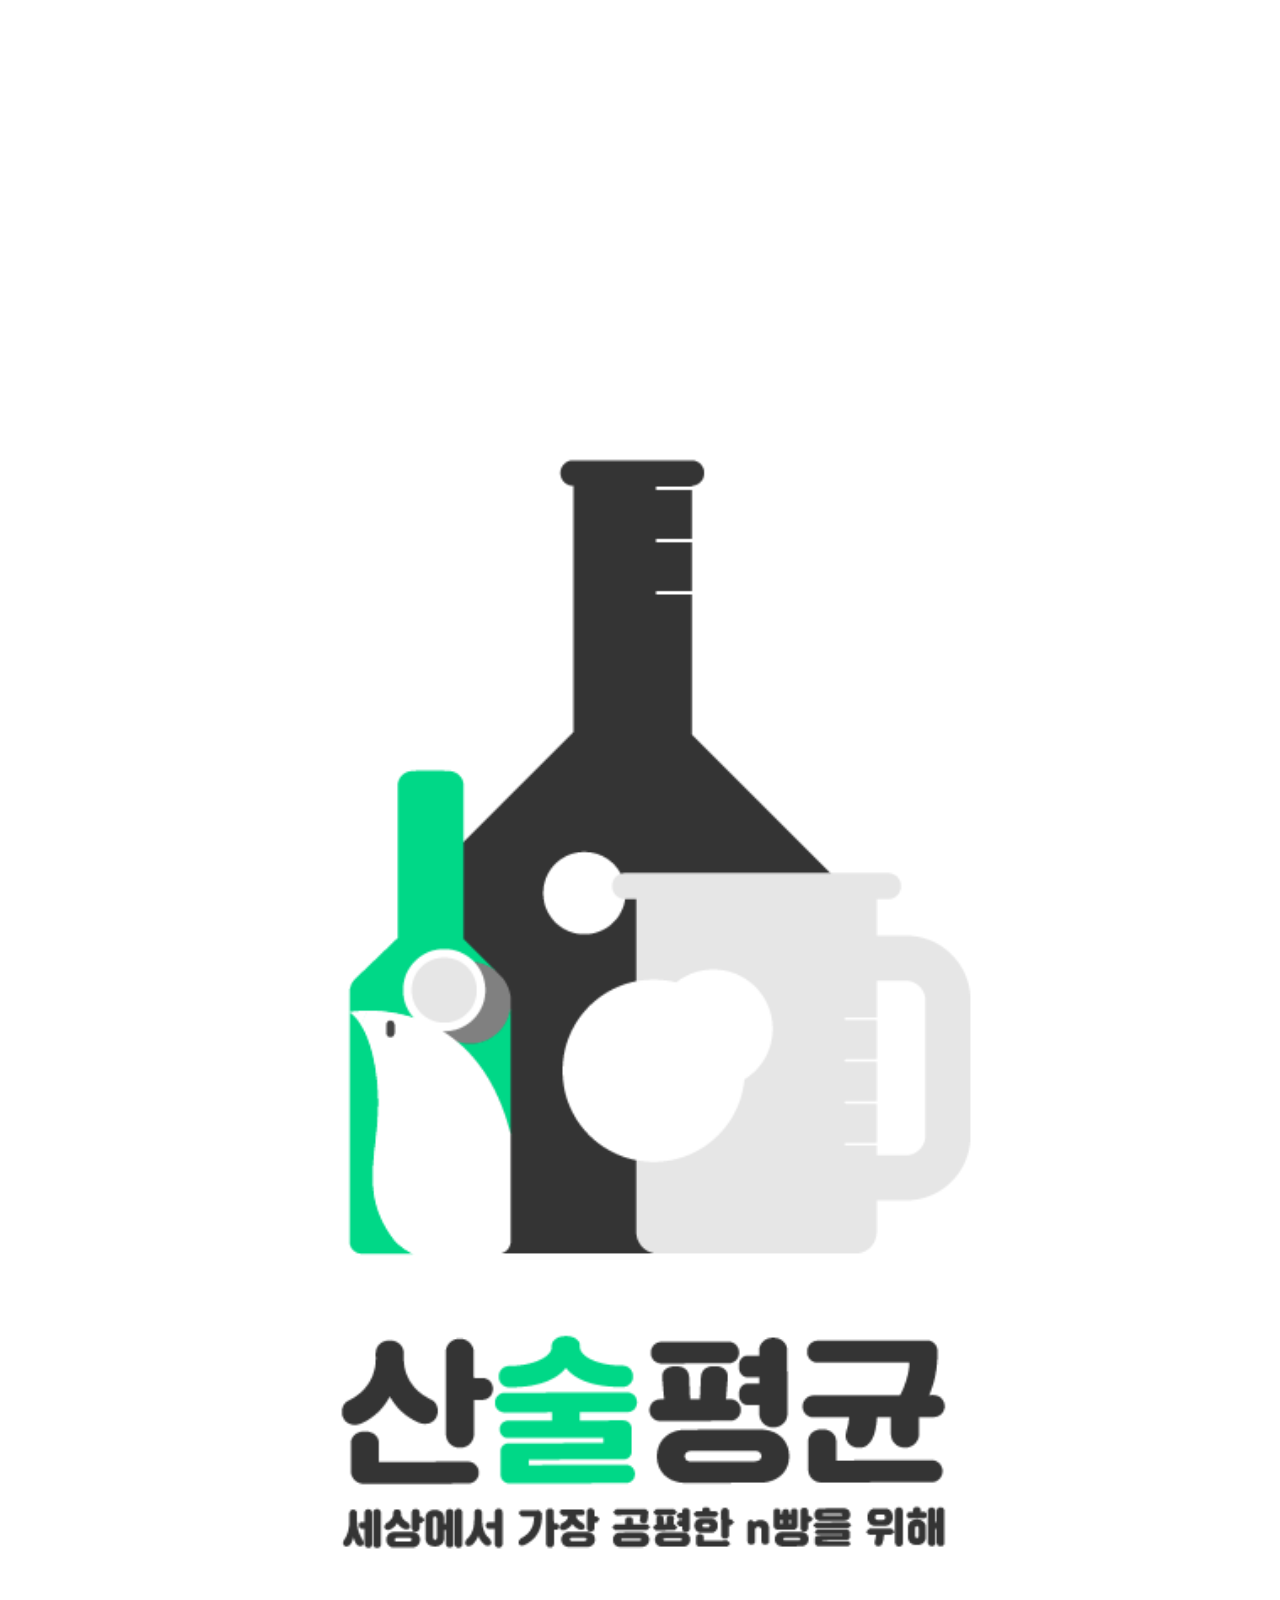
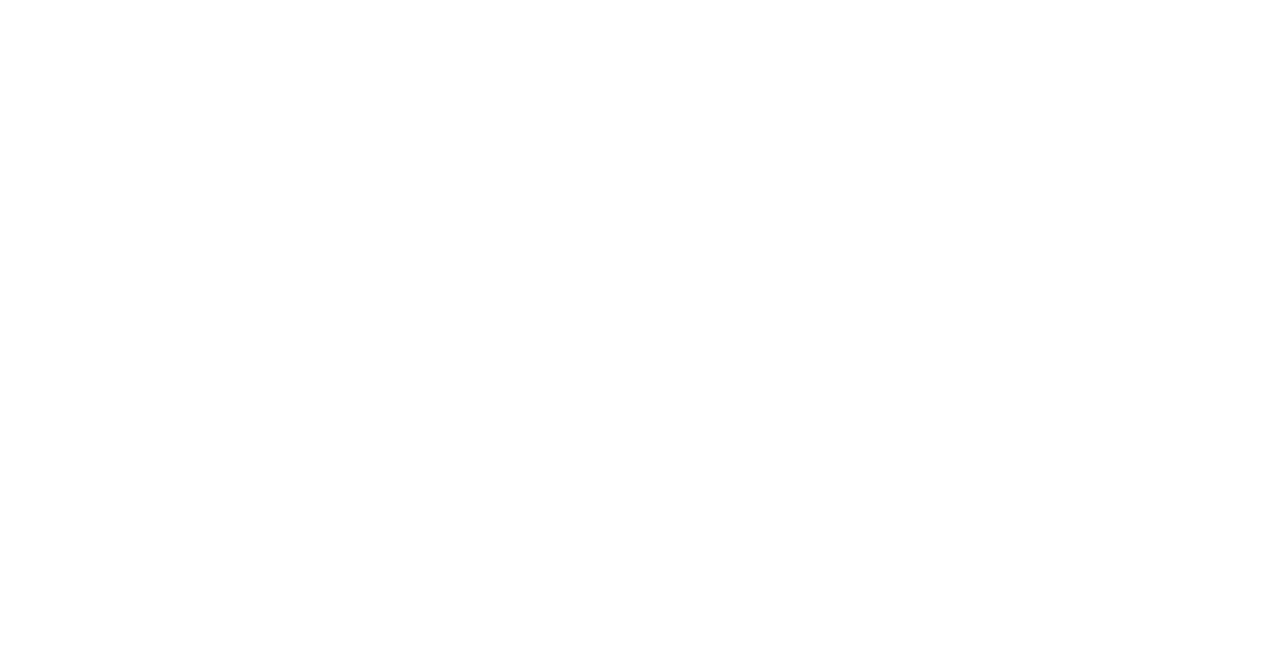
<file: index.html>
<html>
<head><title>title</title></head>
<body>
<div><img src="/images/landing-01.png" style="width: 100%; height: auto;"></div>
<script>setTimeout(function(){location.href="/main.html";}, 5000);</script>
</body>
</html>
</file>
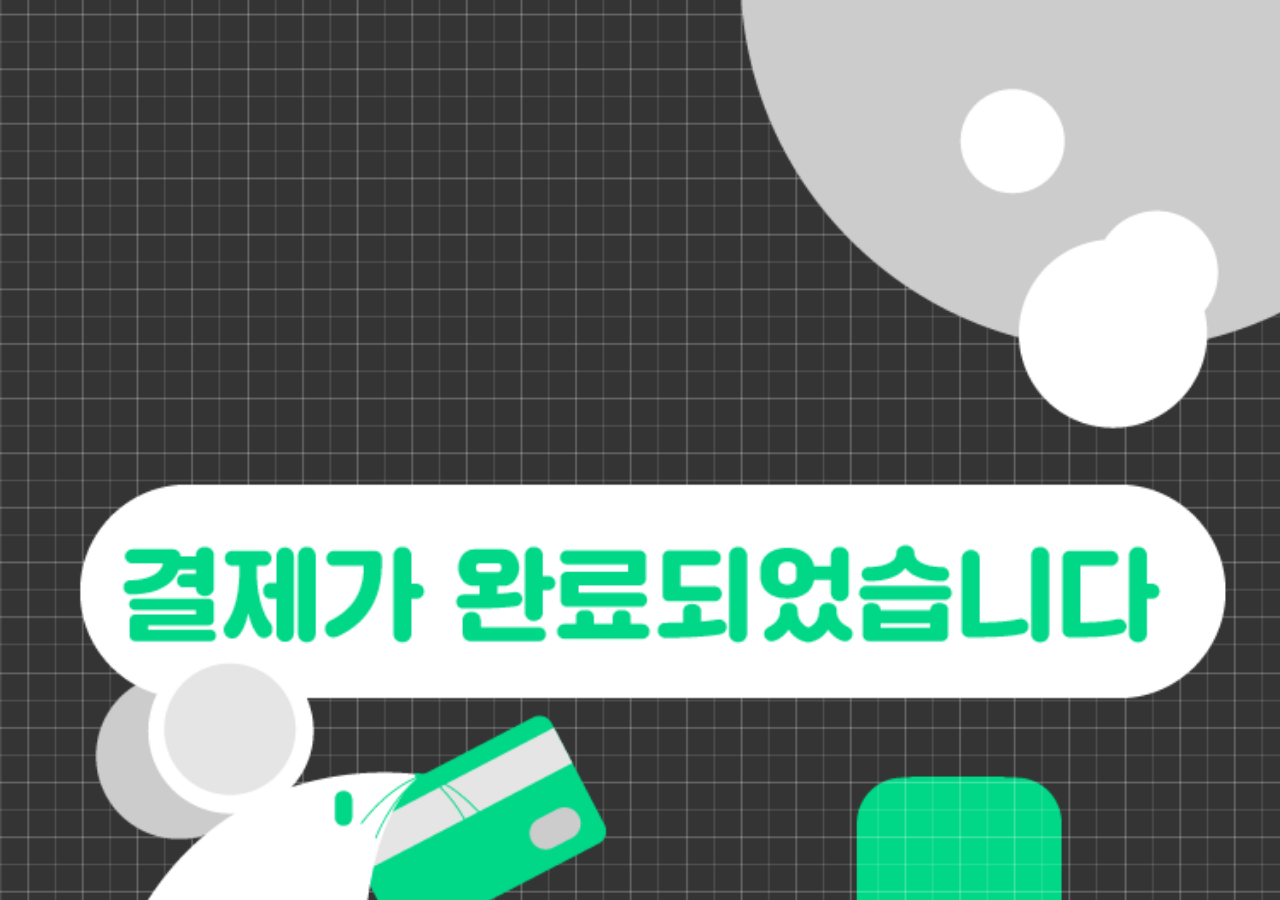
<file: comp-1.html>
<!DOCTYPE html>
<html>
<head>
    <meta charset="utf-8" />
    <meta http-equiv="X-UA-Compatible" content="IE=edge">
    <title>Page Title</title>
    <meta name="viewport" content="width=device-width, initial-scale=1">
    <link rel="stylesheet" type="text/css" media="screen" href="/css/comp-1.css" />
</head>
<bodys>
</body>
</html>
</file>
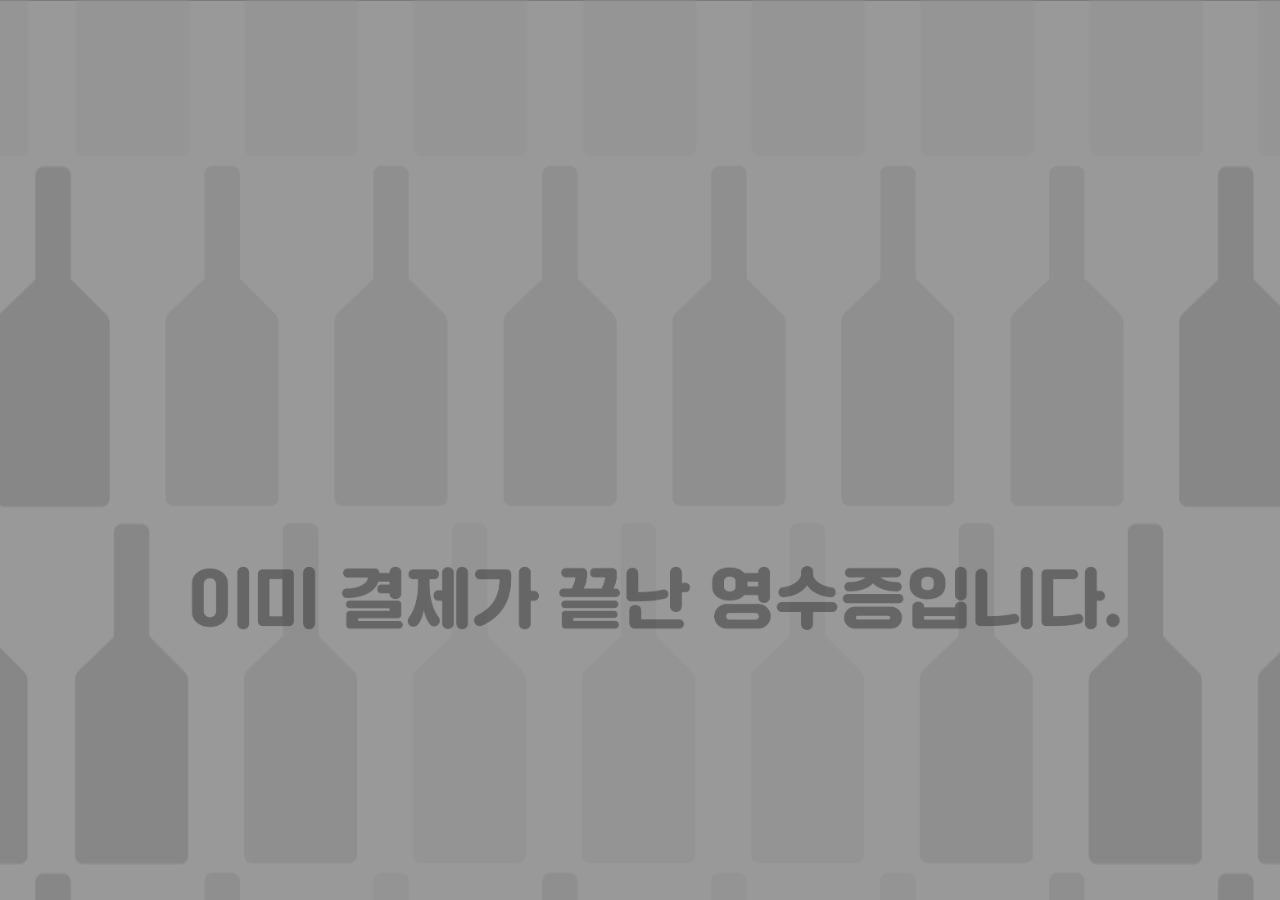
<file: comp-2.html>
<!DOCTYPE html>
<html>
<head>
    <meta charset="utf-8" />
    <meta http-equiv="X-UA-Compatible" content="IE=edge">
    <title>Page Title</title>
    <meta name="viewport" content="width=device-width, initial-scale=1">
    <link rel="stylesheet" type="text/css" media="screen" href="/css/comp-2.css" />
</head>
<body>
    
</body>
</html>
</file>
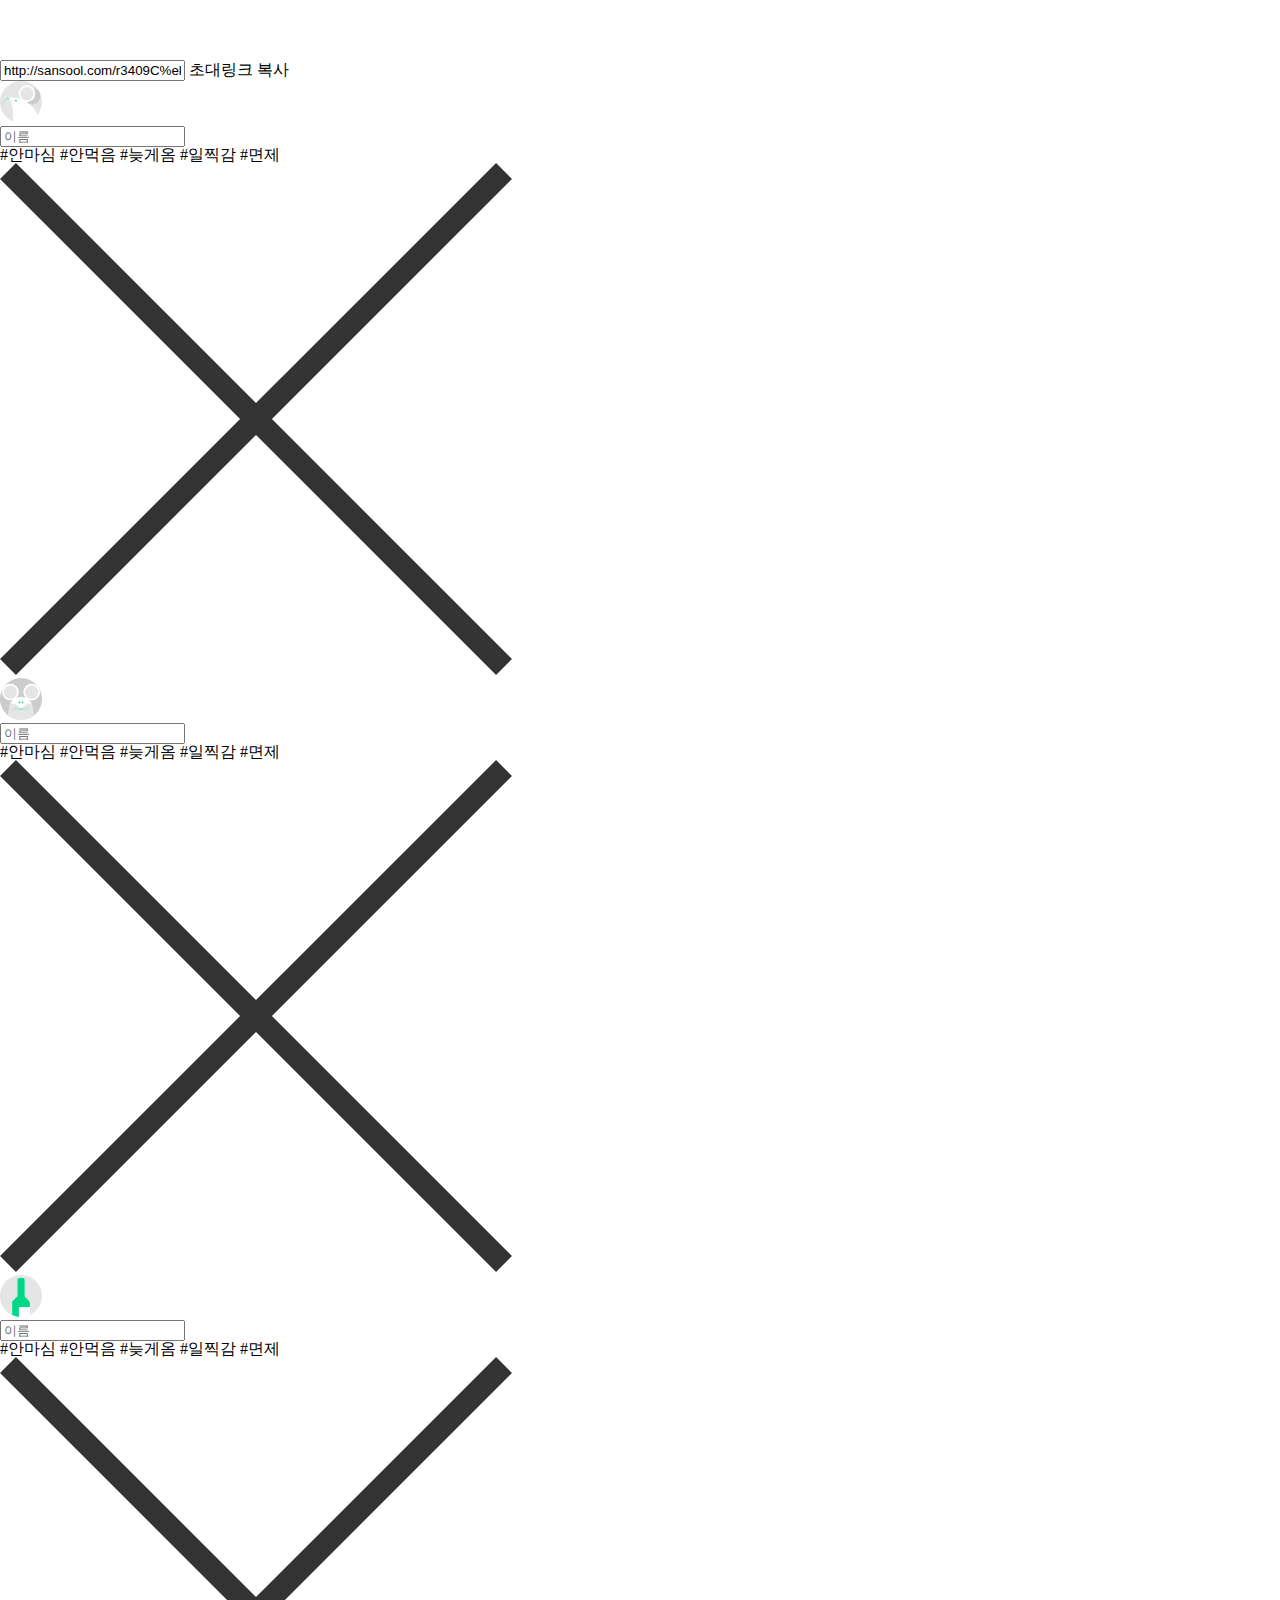
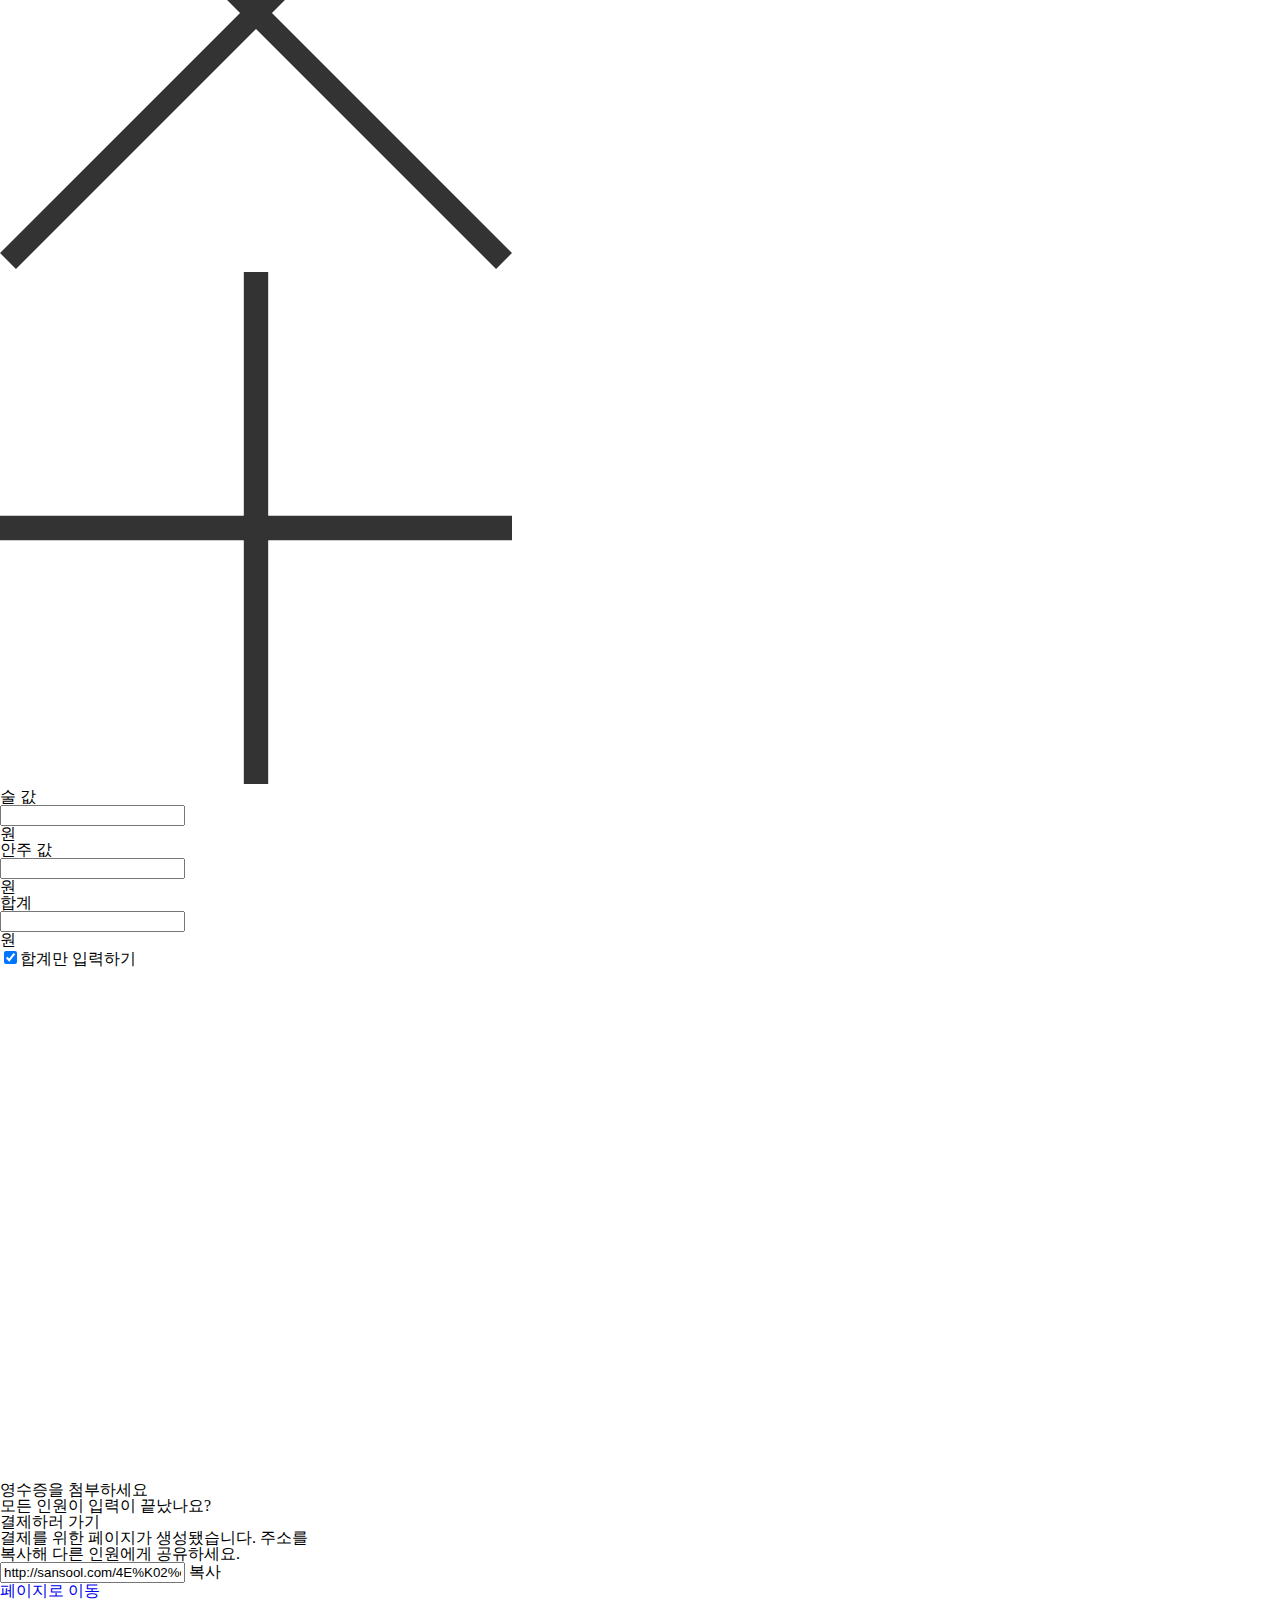
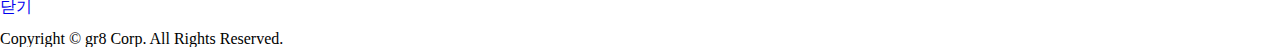
<file: main.html>
<!DOCTYPE html>
<html>
<head>
    <meta charset="utf-8" />
    <meta http-equiv="X-UA-Compatible" content="IE=edge">
    <title>Page Title</title>
    <meta name="viewport" content="width=device-width, initial-scale=1">
    <link rel="stylesheet" type="text/css" media="screen" href="/css/main.css" />
    <script src="https://ajax.googleapis.com/ajax/libs/jquery/3.3.1/jquery.min.js"></script>
    <script src="/js/main.js"></script>
</head>
<body>
    
    <header>
        <div id="title-name"><img id="title-img" src="/images/logo.svg"></div>
    </header>
    <section class="contents">
        <div class="link-container">
            <input type="text" value="http://sansool.com/r3409C%ek%23%R%sd%32%KDdf23%13KE/" id="myInput">
            <a class="link-btn" onclick="copyLink()">초대링크 복사</a>
        </div>
        <div class="members">
            <div class="member-card">
                <img src="/images/icon1.svg" width="42px" height="42px">
                <div class="member-info">
                    <div class="member-name"><input type="text" placeholder="이름" class="inputName"></div>
                    <div class="member-tags">
                        <a class="member-tag">#안마심</a>
                        <a class="member-tag">#안먹음</a>
                        <a class="member-tag">#늦게옴</a>
                        <a class="member-tag">#일찍감</a>
                        <a class="member-tag">#면제</a>
                    </div>
                </div>
                <div class="member-submit-btn"><img src="/images/cross-out.svg" class="cross-out-img"></div>
            </div>
            <div class="member-card">
                <img src="/images/icon2.svg" width="42px" height="42px">
                <div class="member-info">
                    <div class="member-name"><input type="text" placeholder="이름" class="inputName"></div>
                    <div class="member-tags">
                        <a class="member-tag">#안마심</a>
                        <a class="member-tag">#안먹음</a>
                        <a class="member-tag">#늦게옴</a>
                        <a class="member-tag">#일찍감</a>
                        <a class="member-tag">#면제</a>
                    </div>
                </div>
                <div class="member-submit-btn"><img src="/images/cross-out.svg" class="cross-out-img"></div>
            </div>
            <div class="member-card">
                    <img src="/images/icon3.svg" width="42px" height="42px">
                    <div class="member-info">
                        <div class="member-name"><input type="text" placeholder="이름" class="inputName"></div>
                        <div class="member-tags">
                            <a class="member-tag">#안마심</a>
                            <a class="member-tag">#안먹음</a>
                            <a class="member-tag">#늦게옴</a>
                            <a class="member-tag">#일찍감</a>
                            <a class="member-tag">#면제</a>
                        </div>
                    </div>
                    <div class="member-submit-btn"><img src="/images/cross-out.svg" class="cross-out-img"></div>
                </div>
            <div class="member-add-btn-container"><img src="/images/add.svg" class="add-img-1"></div>
            <div class="vertical-line" style="margin-bottom:2px;"></div>
            <div class="prices">
                <div class="price-cont">
                    <div class="price-cont-1">
                        <div class="price-cont-1-1">
                            <p>술 값</p>
                            <div class="con-price">
                                <div><input type="text" class="inputPrice"></div>원
                            </div>
                        </div>
                        <div class="price-cont-1-1">
                            <p>안주 값</p>
                            <div class="con-price">
                                <div><input type="text" class="inputPrice"></div>원
                            </div>
                        </div>
                    </div>
                    <div class="price-cont-2">
                        <p>합계</p>
                        <div class="con-price">
                            <div><input type="text" class="inputPrice"></div>원
                        </div>
                    </div>
                </div>
                <div class="price-cont-s">
                    <div><input id="check-box" type="checkbox" checked="checked">합계만 입력하기</div>
                </div>
            </div>
            <div class="hor"></div>
            <div class="bill-contents">
                <div class="plus-circle flex-row-center"><img src="/images/add-white.svg" class="add-img-2"></div>
                <div class="bill-req">영수증을 첨부하세요</div>
            
            </div>
            <div class="vertical-line"></div>
        </div>
        <div class="complete-contents">
            <div class="check-count">모든 인원이 입력이 끝났나요?</div>
            <a class="complete-btn show-modal open-modal">결제하러 가기</a>
        </div>


        <div class="modal">
            <div class="modal-contents">
                <div class="modal-text">결제를 위한 페이지가 생성됐습니다. 주소를<br>복사해 다른 인원에게 공유하세요.</div>
                <div class="modal-textarea">
                    <input type="text" value="http://sansool.com/4E%K02%e23%Km4%34%1M%12MM" id="myInput">
                    <a class="link-btn" onclick="copyLink()">복사</a>
                </div>
            </div>
            <div class="modal-btn-groups flex-row-center">
                <div class="modal-btn-group flex-column-center" id="toPage"><a class="move-page" href="/payment.html">페이지로 이동</a></div>
                <div class="modal-btn-group flex-column-center" id="closeModal"><a class="close-modal" href="#">닫기</a></div>
            </div>
        </div>             
    </section>
    <footer class="sticky-container">
        <div class="copyright">Copyright © gr8 Corp. All Rights Reserved.</div>
    </footer>
</body>
</html>
</file>
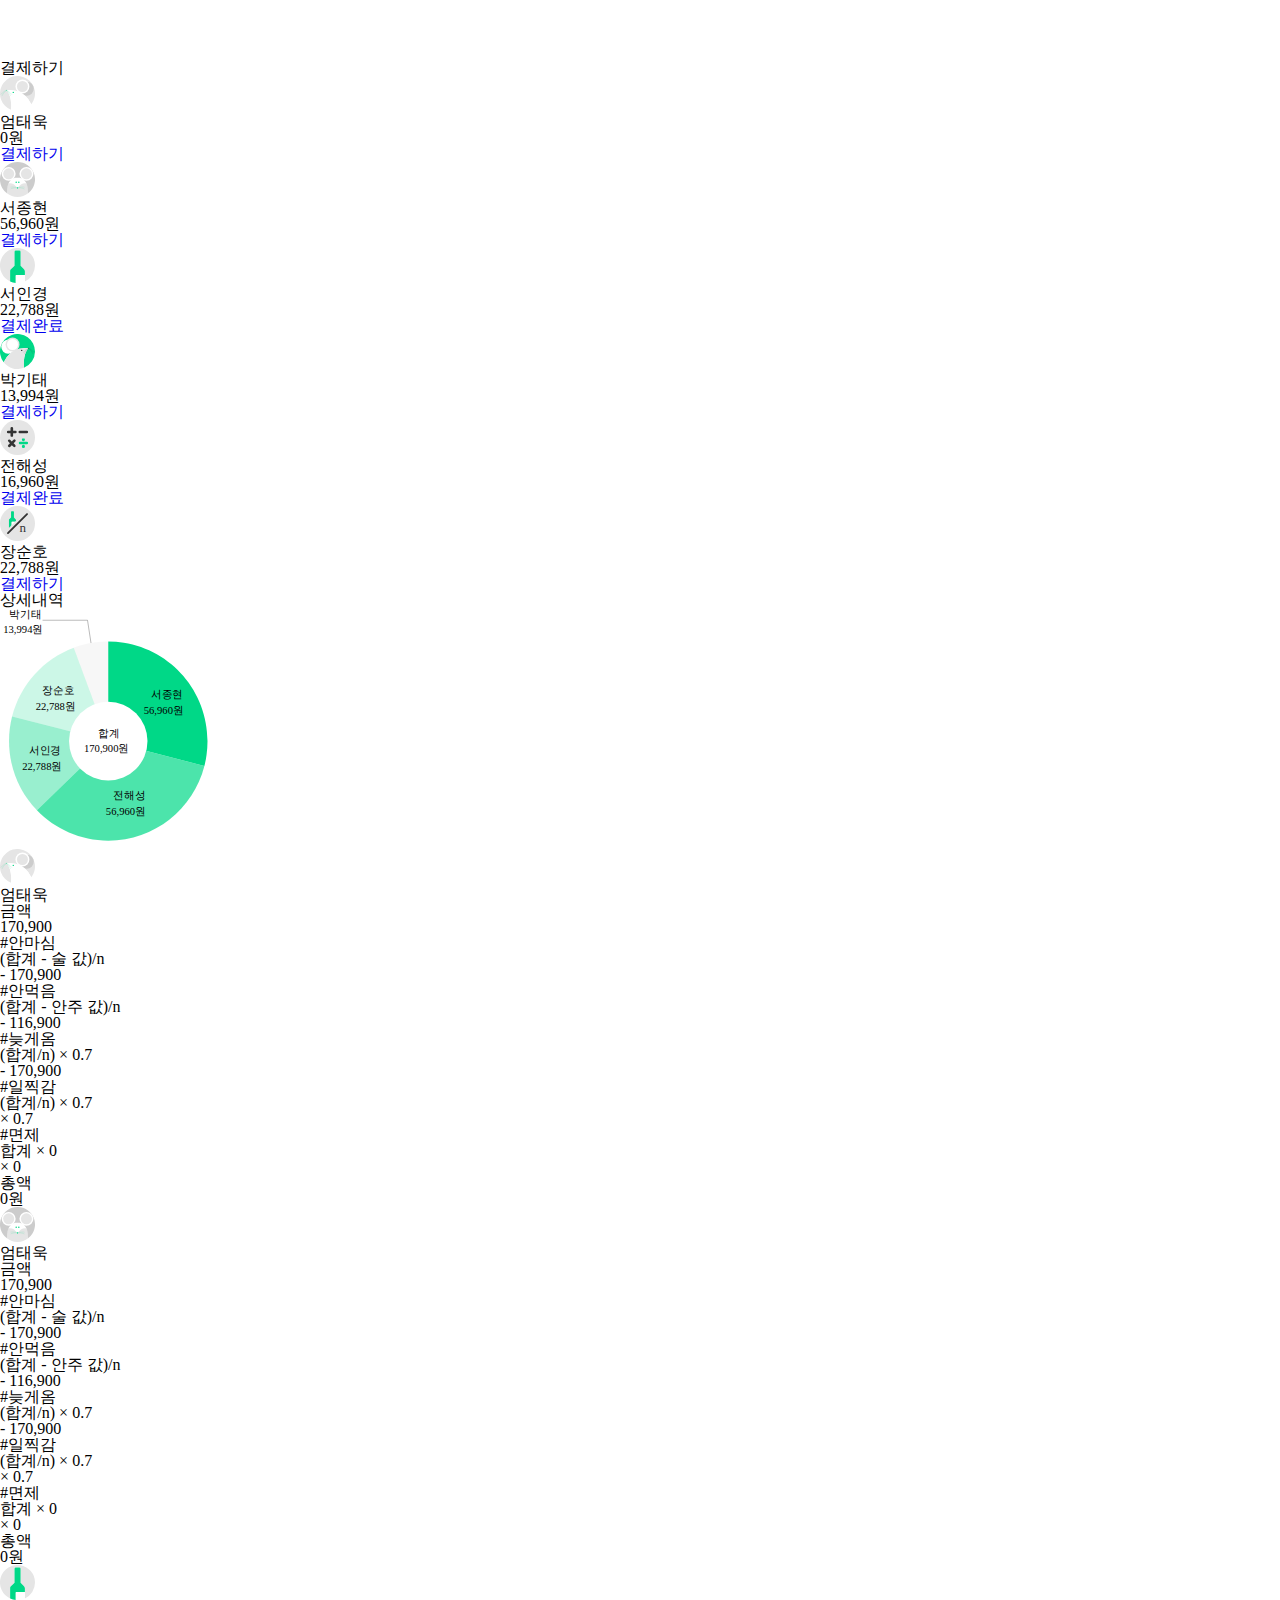
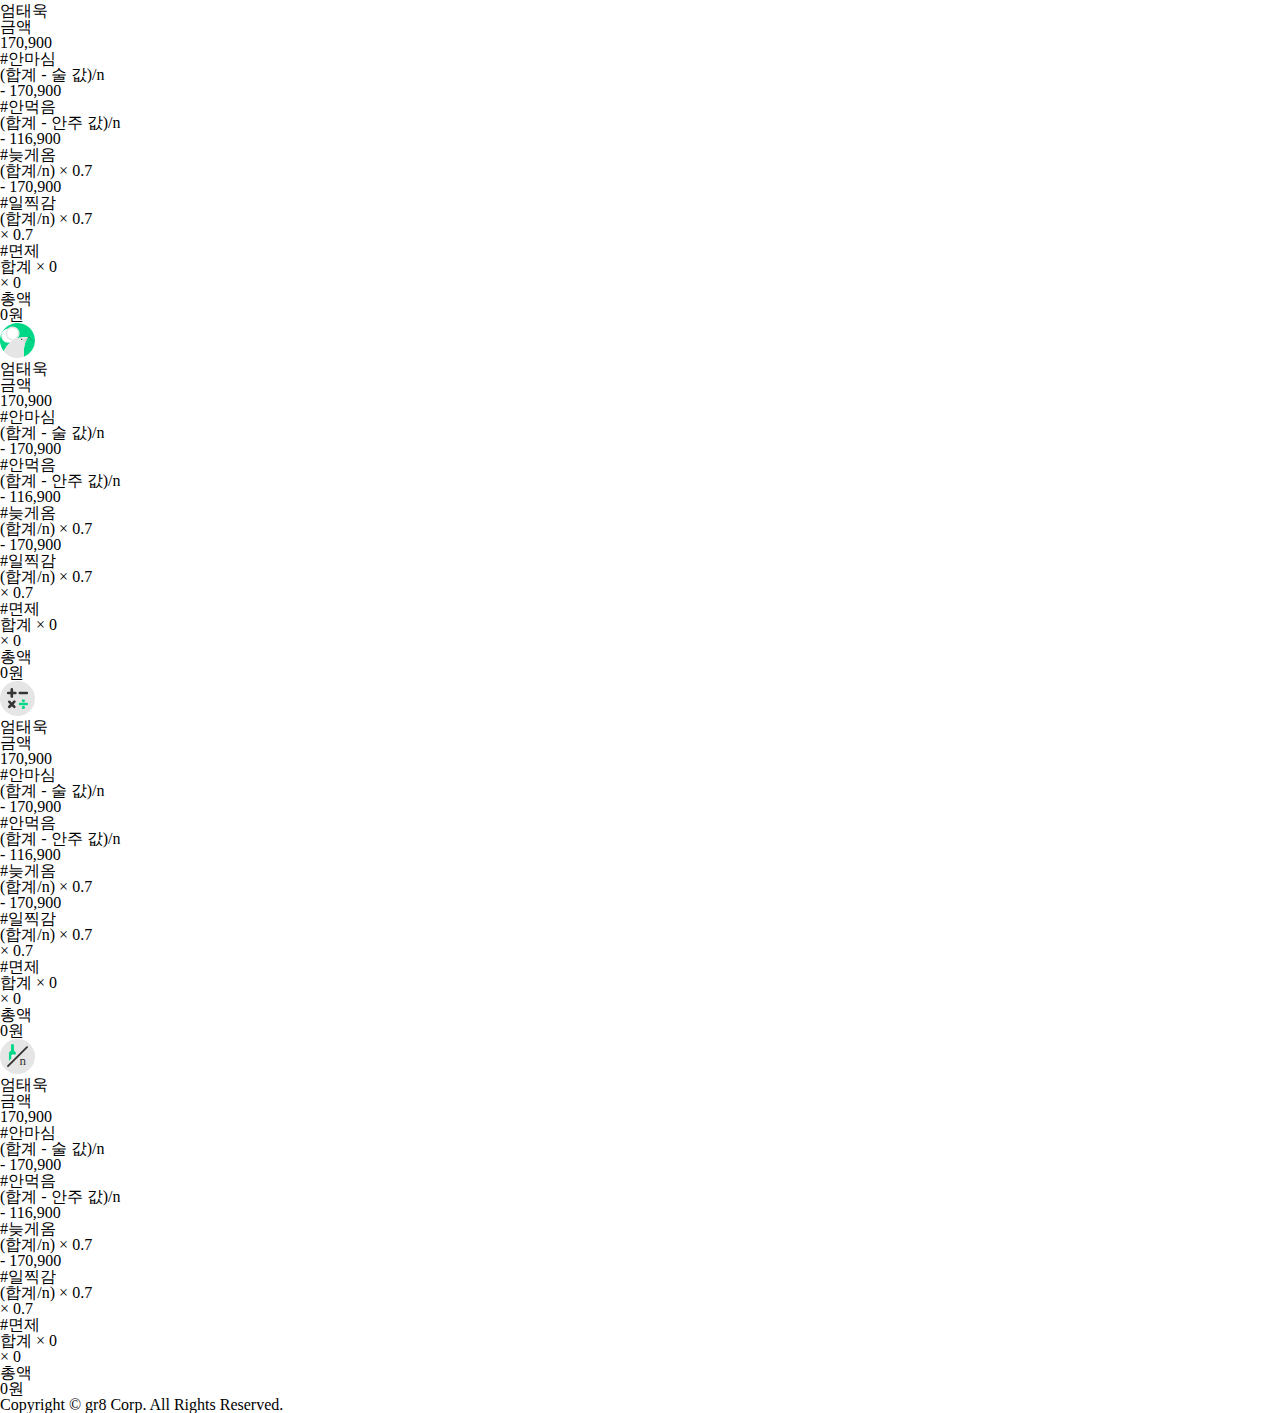
<file: payment.html>
<!DOCTYPE html>
<html>
<head>
    <meta charset="utf-8" />
    <meta http-equiv="X-UA-Compatible" content="IE=edge">
    <title>Page Title</title>
    <meta name="viewport" content="width=device-width, initial-scale=1">
    <link rel="stylesheet" type="text/css" media="screen" href="/css/payment.css" />
    <script src="https://ajax.googleapis.com/ajax/libs/jquery/3.3.1/jquery.min.js"></script>
    <script src="/js/payment.js"></script>
</head>
<body>
    <header>
        <div id="title-name"><img id="title-img" src="/images/logo.svg"></div>
    </header>
    <section class="contents">
        <div class="payment-title">결제하기</div>
        <div class="member-contents flex-row-spacebetween">
            <div class="member-card flex-row-center">
                <img src="/images/icon1.svg" width="35px" height="35px">
                <div class="member-name">엄태욱</div>
                <div class="member-price">0원</div>
            </div>
            <a class="member-btn flex-row-center" href="/comp-1.html"><p>결제하기</p></a>
        </div>
        <div class="member-contents flex-row-spacebetween">
            <div class="member-card flex-row-center">
                <img src="/images/icon2.svg" width="35px" height="35px">
                <div class="member-name">서종현</div>
                <div class="member-price">56,960원</div>
            </div>
            <a class="member-btn flex-row-center" href="/comp-1.html"><p>결제하기</p></a>
        </div>
        <div class="member-contents flex-row-spacebetween">
            <div class="member-card flex-row-center">
                <img src="/images/icon3.svg" width="35px" height="35px">
                <div class="member-name">서인경</div>
                <div class="member-price">22,788원</div>
            </div>
            <a class="member-btn flex-row-center active" href="/comp-2.html"><p>결제완료</p></a>
        </div>
        <div class="member-contents flex-row-spacebetween">
            <div class="member-card flex-row-center">
                <img src="/images/icon4.svg" width="35px" height="35px">
                <div class="member-name">박기태</div>
                <div class="member-price">13,994원</div>
            </div>
            <a class="member-btn flex-row-center"  href="/comp-1.html"><p>결제하기</p></a>
        </div>
        <div class="member-contents flex-row-spacebetween">
            <div class="member-card flex-row-center">
                <img src="/images/icon5.svg" width="35px" height="35px">
                <div class="member-name">전해성</div>
                <div class="member-price">16,960원</div>
            </div>
            <a class="member-btn flex-row-center active" href="/comp-2.html"><p>결제완료</p></a>
        </div>
        <div class="member-contents flex-row-spacebetween">
            <div class="member-card flex-row-center">
                <img src="/images/icon6.svg" width="35px" height="35px">
                <div class="member-name">장순호</div>
                <div class="member-price">22,788원</div>
            </div>
            <a class="member-btn flex-row-center" href="/comp-1.html"><p>결제하기</p></a>
        </div>
        <div class="vertical"></div>
    </section>
    <section>
        <div class="payment-title">상세내역</div>
        <div class="pie-container flex-column-center"><img src="/images/piechart.svg" width="216px" height="auto"></div>
        <div class="summary-card">
            <div class="summary-contents">
                <div class="summary-img"><img src="/images/icon1.svg" width="35px" height="35px"></div>
                <div class="summary-math">
                    <div class="summary-name flex-row-spacebetween">
                        <div>엄태욱</div>
                        <div class="price-1st flex-row-spacebetween">
                            <div>금액</div>
                            <div>170,900</div>
                        </div>
                    </div>
                    <div class="each-price-row flex-row-spacebetween">
                        <div class="flex-row-left">
                            <div class="tag-name">#안마심</div>
                            <div>(합계 - 술 값)/n</div>
                        </div>
                        <div>- 170,900</div>
                    </div>
                    <div class="each-price-row flex-row-spacebetween">
                        <div class="flex-row-left">
                            <div class="tag-name">#안먹음</div>
                            <div>(합계 - 안주 값)/n</div>
                        </div>
                        <div>- 116,900</div>
                    </div>
                    <div class="each-price-row flex-row-spacebetween">
                        <div class="flex-row-left">
                            <div class="tag-name">#늦게옴</div>
                            <div>(합계/n) &#215; 0.7</div>
                        </div>
                        <div>- 170,900</div>
                    </div>
                    <div class="each-price-row flex-row-spacebetween">
                        <div class="flex-row-left">
                            <div class="tag-name">#일찍감</div>
                            <div>(합계/n) &#215; 0.7</div>
                        </div>
                        <div>&#215; 0.7</div>
                    </div>
                    <div class="each-price-row flex-row-spacebetween">
                        <div class="flex-row-left">
                            <div class="tag-name">#면제</div>
                            <div>합계 &#215; 0</div>
                        </div>
                        <div>&#215; 0</div>
                    </div>
                </div>
            </div>
            <div class="flex-row-right">
                <div class="endprice-container">
                    <div class="vertical-sm"></div>
                    <div class="endprice-contents flex-row-spacebetween">
                        <div>총액</div>
                        <div>0원</div>
                    </div>
                </div>
            </div>
        </div>
        <div class="summary-card">
            <div class="summary-contents">
                <div class="summary-img"><img src="/images/icon2.svg" width="35px" height="35px"></div>
                <div class="summary-math">
                    <div class="summary-name flex-row-spacebetween">
                        <div>엄태욱</div>
                        <div class="price-1st flex-row-spacebetween">
                            <div>금액</div>
                            <div>170,900</div>
                        </div>
                    </div>
                    <div class="each-price-row flex-row-spacebetween">
                        <div class="flex-row-left">
                            <div class="tag-name">#안마심</div>
                            <div>(합계 - 술 값)/n</div>
                        </div>
                        <div>- 170,900</div>
                    </div>
                    <div class="each-price-row flex-row-spacebetween">
                        <div class="flex-row-left">
                            <div class="tag-name">#안먹음</div>
                            <div>(합계 - 안주 값)/n</div>
                        </div>
                        <div>- 116,900</div>
                    </div>
                    <div class="each-price-row flex-row-spacebetween">
                        <div class="flex-row-left">
                            <div class="tag-name">#늦게옴</div>
                            <div>(합계/n) &#215; 0.7</div>
                        </div>
                        <div>- 170,900</div>
                    </div>
                    <div class="each-price-row flex-row-spacebetween">
                        <div class="flex-row-left">
                            <div class="tag-name">#일찍감</div>
                            <div>(합계/n) &#215; 0.7</div>
                        </div>
                        <div>&#215; 0.7</div>
                    </div>
                    <div class="each-price-row flex-row-spacebetween">
                        <div class="flex-row-left">
                            <div class="tag-name">#면제</div>
                            <div>합계 &#215; 0</div>
                        </div>
                        <div>&#215; 0</div>
                    </div>
                </div>
            </div>
            <div class="flex-row-right">
                <div class="endprice-container">
                    <div class="vertical-sm"></div>
                    <div class="endprice-contents flex-row-spacebetween">
                        <div>총액</div>
                        <div>0원</div>
                    </div>
                </div>
            </div>
        </div>
        <div class="summary-card">
            <div class="summary-contents">
                <div class="summary-img"><img src="/images/icon3.svg" width="35px" height="35px"></div>
                <div class="summary-math">
                    <div class="summary-name flex-row-spacebetween">
                        <div>엄태욱</div>
                        <div class="price-1st flex-row-spacebetween">
                            <div>금액</div>
                            <div>170,900</div>
                        </div>
                    </div>
                    <div class="each-price-row flex-row-spacebetween">
                        <div class="flex-row-left">
                            <div class="tag-name">#안마심</div>
                            <div>(합계 - 술 값)/n</div>
                        </div>
                        <div>- 170,900</div>
                    </div>
                    <div class="each-price-row flex-row-spacebetween">
                        <div class="flex-row-left">
                            <div class="tag-name">#안먹음</div>
                            <div>(합계 - 안주 값)/n</div>
                        </div>
                        <div>- 116,900</div>
                    </div>
                    <div class="each-price-row flex-row-spacebetween">
                        <div class="flex-row-left">
                            <div class="tag-name">#늦게옴</div>
                            <div>(합계/n) &#215; 0.7</div>
                        </div>
                        <div>- 170,900</div>
                    </div>
                    <div class="each-price-row flex-row-spacebetween">
                        <div class="flex-row-left">
                            <div class="tag-name">#일찍감</div>
                            <div>(합계/n) &#215; 0.7</div>
                        </div>
                        <div>&#215; 0.7</div>
                    </div>
                    <div class="each-price-row flex-row-spacebetween">
                        <div class="flex-row-left">
                            <div class="tag-name">#면제</div>
                            <div>합계 &#215; 0</div>
                        </div>
                        <div>&#215; 0</div>
                    </div>
                </div>
            </div>
            <div class="flex-row-right">
                <div class="endprice-container">
                    <div class="vertical-sm"></div>
                    <div class="endprice-contents flex-row-spacebetween">
                        <div>총액</div>
                        <div>0원</div>
                    </div>
                </div>
            </div>
        </div>
        <div class="summary-card">
            <div class="summary-contents">
                <div class="summary-img"><img src="/images/icon4.svg" width="35px" height="35px"></div>
                <div class="summary-math">
                    <div class="summary-name flex-row-spacebetween">
                        <div>엄태욱</div>
                        <div class="price-1st flex-row-spacebetween">
                            <div>금액</div>
                            <div>170,900</div>
                        </div>
                    </div>
                    <div class="each-price-row flex-row-spacebetween">
                        <div class="flex-row-left">
                            <div class="tag-name">#안마심</div>
                            <div>(합계 - 술 값)/n</div>
                        </div>
                        <div>- 170,900</div>
                    </div>
                    <div class="each-price-row flex-row-spacebetween">
                        <div class="flex-row-left">
                            <div class="tag-name">#안먹음</div>
                            <div>(합계 - 안주 값)/n</div>
                        </div>
                        <div>- 116,900</div>
                    </div>
                    <div class="each-price-row flex-row-spacebetween">
                        <div class="flex-row-left">
                            <div class="tag-name">#늦게옴</div>
                            <div>(합계/n) &#215; 0.7</div>
                        </div>
                        <div>- 170,900</div>
                    </div>
                    <div class="each-price-row flex-row-spacebetween">
                        <div class="flex-row-left">
                            <div class="tag-name">#일찍감</div>
                            <div>(합계/n) &#215; 0.7</div>
                        </div>
                        <div>&#215; 0.7</div>
                    </div>
                    <div class="each-price-row flex-row-spacebetween">
                        <div class="flex-row-left">
                            <div class="tag-name">#면제</div>
                            <div>합계 &#215; 0</div>
                        </div>
                        <div>&#215; 0</div>
                    </div>
                </div>
            </div>
            <div class="flex-row-right">
                <div class="endprice-container">
                    <div class="vertical-sm"></div>
                    <div class="endprice-contents flex-row-spacebetween">
                        <div>총액</div>
                        <div>0원</div>
                    </div>
                </div>
            </div>
        </div>
        <div class="summary-card">
            <div class="summary-contents">
                <div class="summary-img"><img src="/images/icon5.svg" width="35px" height="35px"></div>
                <div class="summary-math">
                    <div class="summary-name flex-row-spacebetween">
                        <div>엄태욱</div>
                        <div class="price-1st flex-row-spacebetween">
                            <div>금액</div>
                            <div>170,900</div>
                        </div>
                    </div>
                    <div class="each-price-row flex-row-spacebetween">
                        <div class="flex-row-left">
                            <div class="tag-name">#안마심</div>
                            <div>(합계 - 술 값)/n</div>
                        </div>
                        <div>- 170,900</div>
                    </div>
                    <div class="each-price-row flex-row-spacebetween">
                        <div class="flex-row-left">
                            <div class="tag-name">#안먹음</div>
                            <div>(합계 - 안주 값)/n</div>
                        </div>
                        <div>- 116,900</div>
                    </div>
                    <div class="each-price-row flex-row-spacebetween">
                        <div class="flex-row-left">
                            <div class="tag-name">#늦게옴</div>
                            <div>(합계/n) &#215; 0.7</div>
                        </div>
                        <div>- 170,900</div>
                    </div>
                    <div class="each-price-row flex-row-spacebetween">
                        <div class="flex-row-left">
                            <div class="tag-name">#일찍감</div>
                            <div>(합계/n) &#215; 0.7</div>
                        </div>
                        <div>&#215; 0.7</div>
                    </div>
                    <div class="each-price-row flex-row-spacebetween">
                        <div class="flex-row-left">
                            <div class="tag-name">#면제</div>
                            <div>합계 &#215; 0</div>
                        </div>
                        <div>&#215; 0</div>
                    </div>
                </div>
            </div>
            <div class="flex-row-right">
                <div class="endprice-container">
                    <div class="vertical-sm"></div>
                    <div class="endprice-contents flex-row-spacebetween">
                        <div>총액</div>
                        <div>0원</div>
                    </div>
                </div>
            </div>
        </div>
        <div class="summary-card">
            <div class="summary-contents">
                <div class="summary-img"><img src="/images/icon6.svg" width="35px" height="35px"></div>
                <div class="summary-math">
                    <div class="summary-name flex-row-spacebetween">
                        <div>엄태욱</div>
                        <div class="price-1st flex-row-spacebetween">
                            <div>금액</div>
                            <div>170,900</div>
                        </div>
                    </div>
                    <div class="each-price-row flex-row-spacebetween">
                        <div class="flex-row-left">
                            <div class="tag-name">#안마심</div>
                            <div>(합계 - 술 값)/n</div>
                        </div>
                        <div>- 170,900</div>
                    </div>
                    <div class="each-price-row flex-row-spacebetween">
                        <div class="flex-row-left">
                            <div class="tag-name">#안먹음</div>
                            <div>(합계 - 안주 값)/n</div>
                        </div>
                        <div>- 116,900</div>
                    </div>
                    <div class="each-price-row flex-row-spacebetween">
                        <div class="flex-row-left">
                            <div class="tag-name">#늦게옴</div>
                            <div>(합계/n) &#215; 0.7</div>
                        </div>
                        <div>- 170,900</div>
                    </div>
                    <div class="each-price-row flex-row-spacebetween">
                        <div class="flex-row-left">
                            <div class="tag-name">#일찍감</div>
                            <div>(합계/n) &#215; 0.7</div>
                        </div>
                        <div>&#215; 0.7</div>
                    </div>
                    <div class="each-price-row flex-row-spacebetween">
                        <div class="flex-row-left">
                            <div class="tag-name">#면제</div>
                            <div>합계 &#215; 0</div>
                        </div>
                        <div>&#215; 0</div>
                    </div>
                </div>
            </div>
            <div class="flex-row-right">
                <div class="endprice-container">
                    <div class="vertical-sm"></div>
                    <div class="endprice-contents flex-row-spacebetween">
                        <div>총액</div>
                        <div>0원</div>
                    </div>
                </div>
            </div>
        </div>
    </section>
    <footer class="sticky-container">
        <div class="copyright">Copyright © gr8 Corp. All Rights Reserved.</div>
    </footer>
</body>
</html>
</file>
<file: css/comp-1.css>
body{
    background: url("/images/pay22-03.png");
    background-position: center top;
    background-size: 100% auto;
}
</file>
<file: css/comp-2.css>
body{
    background: url("/images/payment_disabled.png");
    background-position: center top;
    background-size: 100% auto;
}
</file>
<file: css/main.css>
/* Basic initialize CSS at browser */
/* http://meyerweb.com/eric/tools/css/reset/ 
   v2.0 | 20110126
   License: none (public domain)
*/
html, body, div, span, applet, object, iframe,
h1, h2, h3, h4, h5, h6, p, blockquote, pre,
a, abbr, acronym, address, big, cite, code,
del, dfn, em, img, ins, kbd, q, s, samp,
small, strike, strong, sub, sup, tt, var,
b, u, i, center,
dl, dt, dd, ol, ul, li,
fieldset, form, label, legend,
table, caption, tbody, tfoot, thead, tr, th, td,
article, aside, canvas, details, embed, 
figure, figcaption, footer, header, hgroup, 
menu, nav, output, ruby, section, summary,
time, mark, audio, video {
	margin: 0;
	padding: 0;
	border: 0;
	font-size: 100%;
	font: inherit;
	vertical-align: baseline;
}

/* HTML5 display-role reset for older browsers */
article, aside, details, figcaption, figure, 
footer, header, hgroup, menu, nav, section {
	display: block;
}
body {
	line-height: 1;
}
ol, ul {
	list-style: none;
}
blockquote, q {
	quotes: none;
}
blockquote:before, blockquote:after,
q:before, q:after {
	content: '';
	content: none;
}
table {
	border-collapse: collapse;
	border-spacing: 0;
}
body a {
    text-decoration: none;
}

body a:hover{
        text-decoration: none;
        background: none;
}
body a:visited{
    color: inherit;
}
/* Basic initialize CSS at browser End*/
@font-face {
	font-family: 'AppleSDGothicNeoR';
	src: url('/fonts/AppleSDGothicNeoL.woff') format('woff')
  }
  @font-face {
	font-family: 'AppleSDGothicNeoM';
	src: url('/fonts/AppleSDGothicNeoM.woff') format('woff')
  }
  @font-face {
	font-family: 'AppleSDGothicNeoL';
	src: url('/fonts/AppleSDGothicNeoR.woff') format('woff')
  }


@media screen and (max-width: 450px){

	
    .flex-row-left{
        display: flex;
        flex-direction: row;
        justify-content: flex-start;
        align-items: center;
    }
    .flex-row-right{
        display: flex;
        flex-direction: row;
        justify-content: flex-end;
        align-items: center;
    }
    .flex-row-spacebetween{
        display: flex;
        flex-direction: row;
        align-items: center;
        justify-content: space-between;
    }
    .flex-row-spacearound{
        display: flex;
        flex-direction: row;
        align-items: center;
        justify-content: space-between;
    }
    .flex-column-center{
        display: flex;
        flex-direction: column;
        align-items: center;
        justify-content: center;
    }
    .flex-row-center{
        display: flex;
        flex-direction: row;
        align-items: center;
        justify-content: center;
    }

	html, body{
		height: 100%;
	}
	body{
		display: flex;
  		flex-direction: column;
	}
	.contents{
		flex: 1 0 auto;
	}
	.sticky-container{
		flex-shrink: 0;
	}
	
	#title-name{
		height: 40px;
		background: #343434;
		display: flex;
		justify-content: center;
		align-items: center;
	}
	#title-img{
		height:21px;
	}
	.link-container{
		margin-right: 13px;
		margin-left: 13px;
		display: flex;
		justify-content: space-between;
		margin-top: 15px;
	}
	
	.link-container > input[type="text"]{
		width: 261px;
		border: 1px solid #333;
		padding-left: 5px;
		height: 24px;
		box-sizing: border-box;
		margin-bottom: 2px;
	}
	.link-container .link-btn{
		width: 77px;
		font-size: 9px;
		align-items: center;
		text-align: center;
		background: #00d887;
		color: #fff;
		height: 24px;
		display: flex;
		align-items: center;
		justify-content: center;
	}

	.members{
		margin-top: 15px;
		display: flex;
		flex-direction: column;
		
	}
	.member-card, .price-container, .member-tags, .price-container{
		display: flex;
	}
	.member-card{
		width:100%;
		align-items: stretch;
		margin-bottom: 3px;
		height: 55px;
		align-items: center;
	}
	.member-card > img{
		width: 42px;
		height: 42px;
		margin-right: 12px;
		margin-left: 14px;
	}
	.member-info{
		flex-grow: 7;
		margin-bottom: 5px;
		font-size:14px;
	}
	.member-tags{
		margin-top: 2px;
	}
	.member-tags > a{
		height: 12px;
		width: 42px;
		font-size: 9px;
		text-align: center;
		background: #ccc;
		color: #fff;
		border-radius: 20px;
		padding-top: 3px;
		margin-right: 3px;
	}
	.member-submit-btn{
		flex-grow:1;
		margin-right: 5px;
		margin-bottom: 3px;
	}
	.cross-out-img{
		width: 13px;
		height: 10px;
	}

	.member-add-btn-container{
		display: flex;
		align-items: center;
		justify-content: center;
		height: 43px;
		background: #f8f8f8;
		margin-top: 8px;
	}
	.vertical-line{
		height: 3px;
		width:100vw;
		background: #E6E6E6;
	}
	.price-cont-2, .price-cont-1-1, .prices{
		display: flex;
		flex-direction: row;
		justify-content: space-between;
	}
	.price-cont,.price-cont-1{
		display: flex;
		flex-direction: column;
	}
	.price-cont{
		width:150px;
		margin-left: 13px;
	}
	.prices{
		margin-top: 13px;
		margin-bottom: 23px;
	}
	.price-cont-1-1{
		font-size:12px;
		line-height: 16px;
	}
	.price-cont-2{
		font-size:20px;
		font-family: 'AppleSDGothicNeoM';
		margin-top: 8px;
	}
	.price-cont-s{
		font-size: 12px;
		font-family: 'AppleSDGothicNeoL';
		color: #333;
		margin-right: 15px;
		display:flex;
		
		flex-direction: column;
		justify-content: flex-end;
	}
	.hor{
		width: calc(100vw - 26px);
		background: #ccc;
		height: 1px;
		margin: 0 auto;
	}
	.plus-circle{
		font-size: 13px;
		width: 14px;
		height: 14px;
		border-radius: 14px;
		background: #aaa;
		color: #fff;
		margin: 0 auto;
	}
	.bill-contents{
		text-align: center;
		margin-top: 18px;
		margin-bottom: 20px;
	}
	.bill-req{
		font-size: 12px;
		color: #aaa;
		margin-top: 12px;
	}
	.complete-contents{
		margin: 40px 13px 0 13px;
	}
	.check-count{
		font-family: 'AppleSDGothicNeoL';
		font-size: 11px;
		color: #333;
		margin-bottom: 8px;
	}
	.complete-btn{
		margin-top: 5px;
		background: #00d887;
		font-size: 21px;
		color: #fff;
		height: 51px;
		text-align:center;
		display:flex;
		flex-direction: column;
		justify-content: center;
	}
	.copyright{
		margin-bottom: 10px;
		text-align: center;
		font-size: 7px;
		color: #333;
		letter-spacing: -0.5px;
	}

	.add-img-1{
		width:12px;
		height:12px;
	}
	.add-img-2{
		width:8px;
		height: 8px;
	}




	.open-modal:hover {background-color: #bff2e5}

	.modal {
		background-color: #fff;
		display: none;
		position: fixed;
		margin-left: 36px;
		top: 250px;
		width: 308px;
		height: 143px;
		z-index: 10;
		box-shadow: 0 0 0 99999px rgba(0, 0, 0, 0.5);
	}

	.modal-text{
		font-size: 14px;
		margin-top: 19px;
		line-height: 18px;
	}
	.modal-contents{
		margin-left: 22px;
		margin-right: 22px;
	}
	.modal-textarea > input{
		width: 215px;
		height: 25px;
	}
	.modal-textarea {
		font-size: 14px;
	}
	.modal-textarea > a {
		padding-left: 5px;
		padding-right: 5px;
		padding-top: 3px;
		padding-bottom: 3px;
		margin-left: 3px;
		background: #00d887;
		color: #fff;
	}
	.modal-btn-group{
		width: 153px;
		height: 45px;
		font-size: 14px;
	}
	.modal-btn-groups{
		margin-top: 11px;
	}
	#toPage{
		border-top: 1px solid #E6E6E6;
		border-right: 1px solid #E6E6E6;
	}
	#closeModal{
		border-top: 1px solid #E6E6E6;
	}
	#toPage a{
		color: #00d887;
	}
	#closeModal a{
		color: #333;
	}
	.member-tags>a.active{
		background: #00d887;
		color: #fff;
	}
	.hidden{
		display:none;
	}
	.inputPrice{
		width:80px;
		height: 10px;
		font-size: 8px;
	}
	.con-price{
		display: flex;
		flex-direction: row;
		justify-content: flex-end;
	}
}
</file>
<file: css/payment.css>
/* Basic initialize CSS at browser */
/* http://meyerweb.com/eric/tools/css/reset/ 
   v2.0 | 20110126
   License: none (public domain)
*/
html, body, div, span, applet, object, iframe,
h1, h2, h3, h4, h5, h6, p, blockquote, pre,
a, abbr, acronym, address, big, cite, code,
del, dfn, em, img, ins, kbd, q, s, samp,
small, strike, strong, sub, sup, tt, var,
b, u, i, center,
dl, dt, dd, ol, ul, li,
fieldset, form, label, legend,
table, caption, tbody, tfoot, thead, tr, th, td,
article, aside, canvas, details, embed, 
figure, figcaption, footer, header, hgroup, 
menu, nav, output, ruby, section, summary,
time, mark, audio, video {
	margin: 0;
	padding: 0;
	border: 0;
	font-size: 100%;
	font: inherit;
	vertical-align: baseline;
}

/* HTML5 display-role reset for older browsers */
article, aside, details, figcaption, figure, 
footer, header, hgroup, menu, nav, section {
	display: block;
}
body {
	line-height: 1;
}
ol, ul {
	list-style: none;
}
blockquote, q {
	quotes: none;
}
blockquote:before, blockquote:after,
q:before, q:after {
	content: '';
	content: none;
}
table {
	border-collapse: collapse;
	border-spacing: 0;
}
body a {
    text-decoration: none;
}

body a:hover{
        text-decoration: none;
        background: none;
}
body a:visited{
    color: inherit;
}
/* Basic initialize CSS at browser End*/
@font-face {
	font-family: 'AppleSDGothicNeoR';
	src: url('/fonts/AppleSDGothicNeoL.woff') format('woff')
  }
  @font-face {
	font-family: 'AppleSDGothicNeoM';
	src: url('/fonts/AppleSDGothicNeoM.woff') format('woff')
  }
  @font-face {
	font-family: 'AppleSDGothicNeoL';
	src: url('/fonts/AppleSDGothicNeoR.woff') format('woff')
  }
  @font-face {
	font-family: 'AppleSDGothicNeoB';
	src: url('/fonts/AppleSDGothicNeoB.woff') format('woff')
  }

@media screen and (max-width: 450px){
    html, body{
		height: 100%;
	}
	body{
		display: flex;
  		flex-direction: column;
	}
	.contents{
		flex: 1 0 auto;
	}
	.sticky-container{
		flex-shrink: 0;
    }
    
    #title-name{
		height: 40px;
		background: #343434;
		display: flex;
		justify-content: center;
		align-items: center;
	}
	#title-img{
		height:21px;
    }
    .flex-row-left{
        display: flex;
        flex-direction: row;
        justify-content: flex-start;
        align-items: center;
    }
    .flex-row-right{
        display: flex;
        flex-direction: row;
        justify-content: flex-end;
        align-items: center;
    }
    .flex-row-spacebetween{
        display: flex;
        flex-direction: row;
        align-items: center;
        justify-content: space-between;
    }
    .flex-row-spacearound{
        display: flex;
        flex-direction: row;
        align-items: center;
        justify-content: space-between;
    }
    .flex-column-center{
        display: flex;
        flex-direction: column;
        align-items: center;
        justify-content: center;
    }
    .flex-row-center{
        display: flex;
        flex-direction: row;
        align-items: center;
        justify-content: center;
    }
    .payment-title{
        color:#333;
        font-size: 20px;
        font-family: 'AppleSDGothicNeoB';
        margin-left: 13px;
        margin-top: 24px;
        margin-bottom: 13px;
    }
    .member-card{
        height: 46px;
        font-family:'AppleSDGothicNeoM';
    }
    .member-card img{
        margin-left: 13px;
        margin-right: 13px;
    }
    .member-name{
        font-size: 12px;
        margin-right: 26px;
        color:#333;
    }
    .member-price{
        font-size: 12px;
        color:#333;
    }
    .member-btn{
        background: #00d887;
        color: #fff;
        font-size: 12px;
        margin-right: 13px;
        height: 22px;
        width: 68px;
    }
    .member-contents{
        margin: 6px 0;   
    }
    .vertical{
        width: 100vw;
        height: 4px;
        background: #e6e6e6;
        margin-top: 16px;
    }
    .pie-container{
        margin-top: 32px;
        margin-bottom: 32px;
    }

    .summary-contents{
        display: flex;
    }
    .summary-math{
        width: 100%;
        font-size: 12px;
        margin-right: 13px;
    }
    .summary-img > img{
        margin-left: 13px;
        margin-right: 13px;
    }
    .summary-name{
        margin-bottom: 11px;
    }
    .tag-name{
        height: 12px;
		width: 42px;
		font-size: 9px;
		text-align: center;
		background: #00d887;
		color: #fff;
		border-radius: 20px;
        padding-top: 3px;
        margin-right: 6px;
    }
    .vertical-sm{
        width: 92px;
        height: 1px;
        background: #e6e6e6;
        margin-top: 10px;
    }
    .endprice-contents{
        width: 92px;
        margin-top: 4px;
        font-size: 12px;
    }
    .endprice-container{
        margin-right: 13px;
    }
    .price-1st{
        width: 92px;
    }
    .price-1st:first-child{
        font-size: 12px;
    }
    .each-price-row{
        margin-bottom: 5px;
    }
    .summary-card{
        margin-bottom: 64px;
    }
    .copyright{
		margin-bottom: 10px;
		text-align: center;
		font-size: 7px;
		color: #333;
		letter-spacing: -0.5px;
    }
    
    .member-btn.flex-row-center.active{
        background: #ccc;
    }
}
</file>
